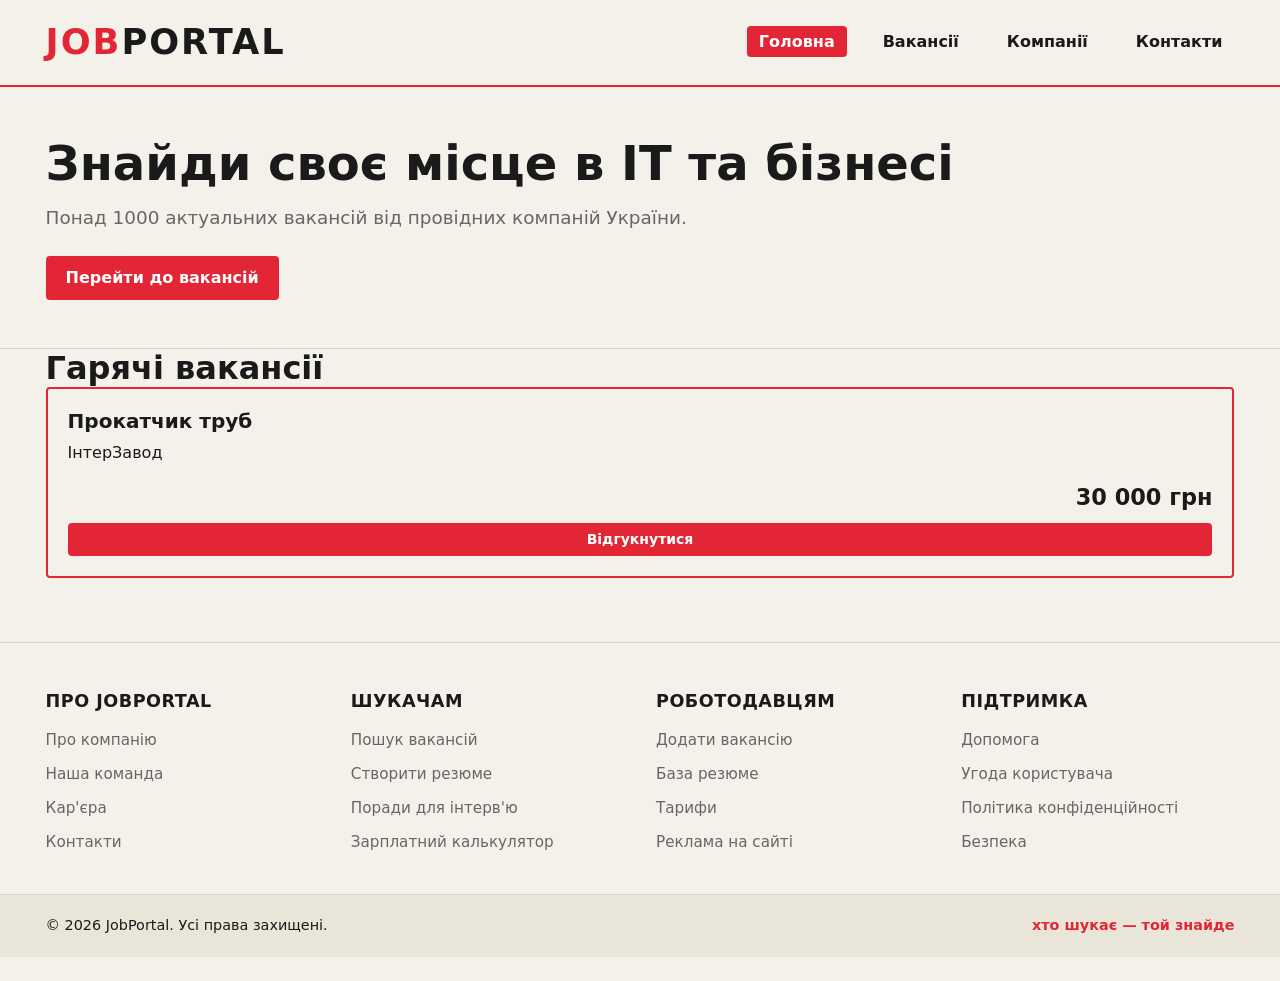
<file: src/index.html>
<!DOCTYPE html>
<html lang="uk">
<head>
    <meta charset="UTF-8">
    <meta name="viewport" content="width=device-width, initial-scale=1.0">
    <title>JobPortal — Головна сторінка</title>
    <link rel="stylesheet" href="css/style.css">
</head>
<body>
    <header class="header">
        <div class="container header__inner">
            <a class="logo" href="index.html">JOB<span>PORTAL</span></a>
            <nav class="nav" aria-label="Головне меню">
                <ul class="nav__list">
                    <li><a class="nav__link nav__link--active" href="index.html">Головна</a></li>
                    <li><a class="nav__link" href="pages/catalog.html">Вакансії</a></li>
                    <li><a class="nav__link" href="pages/companies.html">Компанії</a></li>
                    <li><a class="nav__link" href="pages/contact.html">Контакти</a></li>
                </ul>
            </nav>
        </div>
    </header>

    <main>
        <section class="hero">
            <div class="container">
                <h1 class="hero__title">Знайди своє місце в IT та бізнесі</h1>
                <p class="hero__text">Понад 1000 актуальних вакансій від провідних компаній України.</p>
                <a class="btn" href="pages/catalog.html">Перейти до вакансій</a>
            </div>
        </section>

        <section class="section container">
            <h2 class="section__title">Гарячі вакансії</h2>
            <div class="cards">
                <article class="card">
                    <h3 class="card__title">Прокатчик труб</h3>
                    <p class="card__company">ІнтерЗавод</p>
                    <p class="card__price">30 000 грн</p>
                    <a class="btn btn--sm" href="#">Відгукнутися</a>
                </article>
                <!-- Додаткові картки вакансій -->
            </div>
        </section>
    </main>

    <footer class="footer">
    <div class="container footer__container">
        <!-- Колонка 1: Про нас -->
        <div class="footer__col">
            <h3>Про JobPortal</h3>
            <ul class="footer__links">
                <li><a href="#">Про компанію</a></li>
                <li><a href="#">Наша команда</a></li>
                <li><a href="#">Кар'єра</a></li>
                <li><a href="#">Контакти</a></li>
            </ul>
        </div>

        <!-- Колонка 2: Шукачам -->
        <div class="footer__col">
            <h3>Шукачам</h3>
            <ul class="footer__links">
                <li><a href="pages/catalog.html">Пошук вакансій</a></li>
                <li><a href="#">Створити резюме</a></li>
                <li><a href="#">Поради для інтерв'ю</a></li>
                <li><a href="#">Зарплатний калькулятор</a></li>
            </ul>
        </div>

        <!-- Колонка 3: Роботодавцям -->
        <div class="footer__col">
            <h3>Роботодавцям</h3>
            <ul class="footer__links">
                <li><a href="pages/companies.html">Додати вакансію</a></li>
                <li><a href="#">База резюме</a></li>
                <li><a href="#">Тарифи</a></li>
                <li><a href="#">Реклама на сайті</a></li>
            </ul>
        </div>

        <!-- Колонка 4: Підтримка та соцмережі -->
        <div class="footer__col">
            <h3>Підтримка</h3>
            <ul class="footer__links">
                <li><a href="pages/contact.html">Допомога</a></li>
                <li><a href="#">Угода користувача</a></li>
                <li><a href="#">Політика конфіденційності</a></li>
                <li><a href="#">Безпека</a></li>
            </ul>
        </div>
    </div>

    <!-- Рядок копірайту -->
    <div class="footer__bottom">
        <div class="container footer__bottom-inner">
            <p>&copy; 2026 JobPortal. Усі права захищені.</p>
            <p class="footer__slogan">хто шукає — той знайде</p>
        </div>
    </div>
</footer>
</body>
</html>
</file>
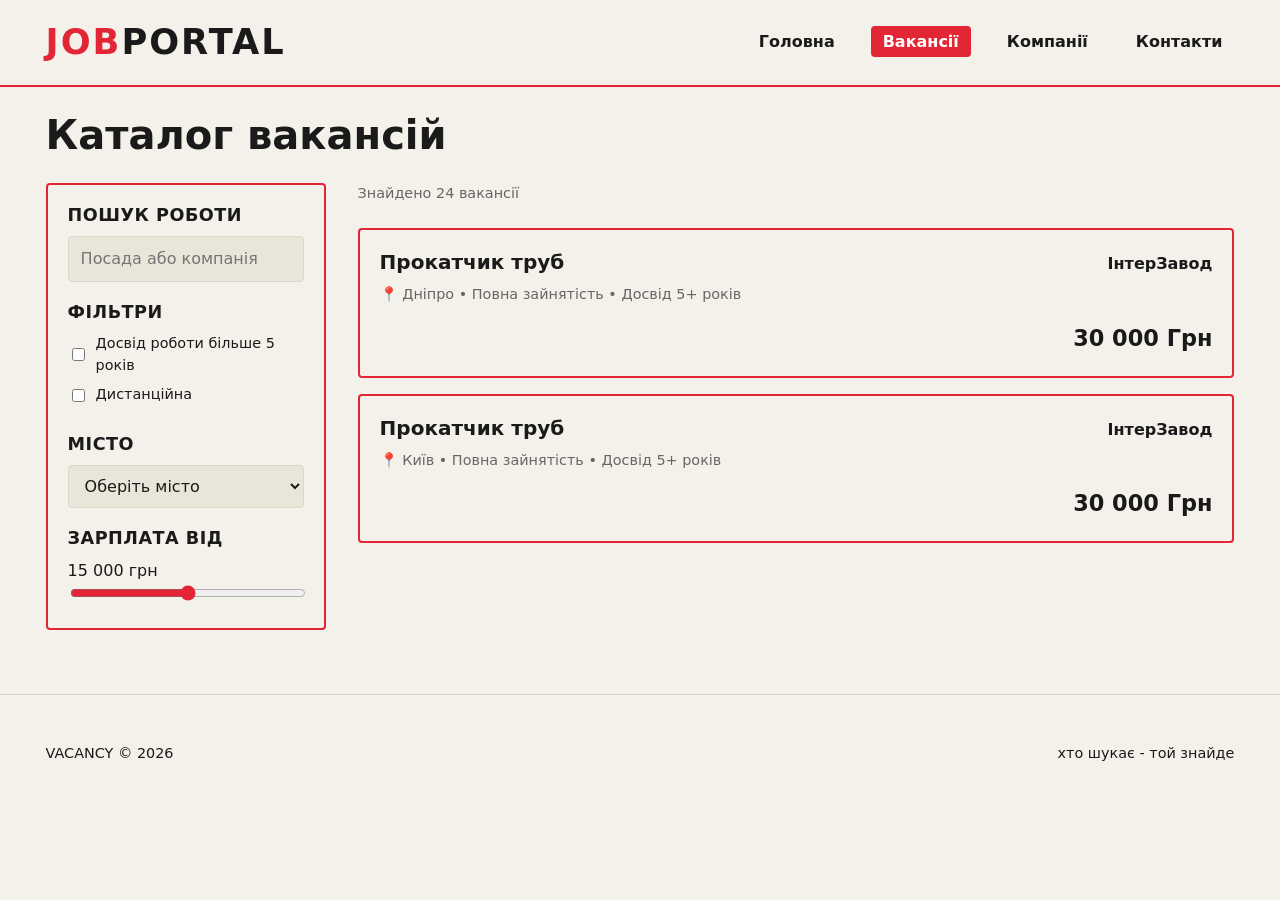
<file: src/pages/catalog.html>
<!DOCTYPE html>
<html lang="uk">
<head>
    <meta charset="UTF-8">
    <meta name="viewport" content="width=device-width, initial-scale=1.0">
    <title>JobPortal — Каталог вакансій</title>
    <link rel="stylesheet" href="../css/style.css">
</head>
<body>
    <header class="header">
        <div class="container header__inner">
            <a class="logo" href="../index.html">JOB<span>PORTAL</span></a>
            <nav class="nav" aria-label="Головне меню">
                <ul class="nav__list">
                    <li><a class="nav__link" href="../index.html">Головна</a></li>
                    <li><a class="nav__link nav__link--active" href="catalog.html">Вакансії</a></li>
                    <li><a class="nav__link" href="companies.html">Компанії</a></li>
                    <li><a class="nav__link" href="contact.html">Контакти</a></li>
                </ul>
            </nav>
        </div>
    </header>

    <main class="container catalog-page">
        <h1 class="page-title">Каталог вакансій</h1>
        
        <div class="catalog-layout">
            <!-- Бічна панель з фільтрами та пошуком -->
            <aside class="filters-sidebar">
                <section class="filter-group">
                    <h2>Пошук роботи</h2>
                    <input type="text" placeholder="Посада або компанія" class="search-input">
                </section>
                <section class="filter-group">
                    <h3>Фільтри</h3>
                    <label><input type="checkbox"> Досвід роботи більше 5 років</label>
                    <label><input type="checkbox"> Дистанційна</label>
                </section>
                <section class="filter-group">
                    <h3>Місто</h3>
                    <select class="select-box">
                        <option>Оберіть місто</option>
                        <option>Київ</option>
                        <option>Дніпро</option>
                        <option>Запоріжжя</option>
                    </select>
                </section>
                <section class="filter-group">
                    <h3>Зарплата від</h3>
                    <p>15 000 грн</p>
                    <input type="range" min="5000" max="50000">
                </section>
            </aside>

            <!-- Основний контент зі списком вакансій -->
            <section class="vacancies-content">
                <p class="results-count">Знайдено 24 вакансії</p>
                
                <div class="vacancy-list">
                    <article class="vacancy-card">
                        <div class="vacancy-header">
                            <h3>Прокатчик труб</h3>
                            <span class="company-name">ІнтерЗавод</span>
                        </div>
                        <p class="vacancy-details">📍 Дніпро • Повна зайнятість • Досвід 5+ років</p>
                        <p class="vacancy-salary">30 000 Грн</p>
                    </article>

                    <article class="vacancy-card">
                        <div class="vacancy-header">
                            <h3>Прокатчик труб</h3>
                            <span class="company-name">ІнтерЗавод</span>
                        </div>
                        <p class="vacancy-details">📍 Київ • Повна зайнятість • Досвід 5+ років</p>
                        <p class="vacancy-salary">30 000 Грн</p>
                    </article>
                </div>
            </section>
        </div>
    </main>

    <footer class="footer">
        <div class="container footer__inner">
            <p>VACANCY &copy; 2026</p>
            <p>хто шукає - той знайде</p>
        </div>
    </footer>
</body>
</html>
</file>
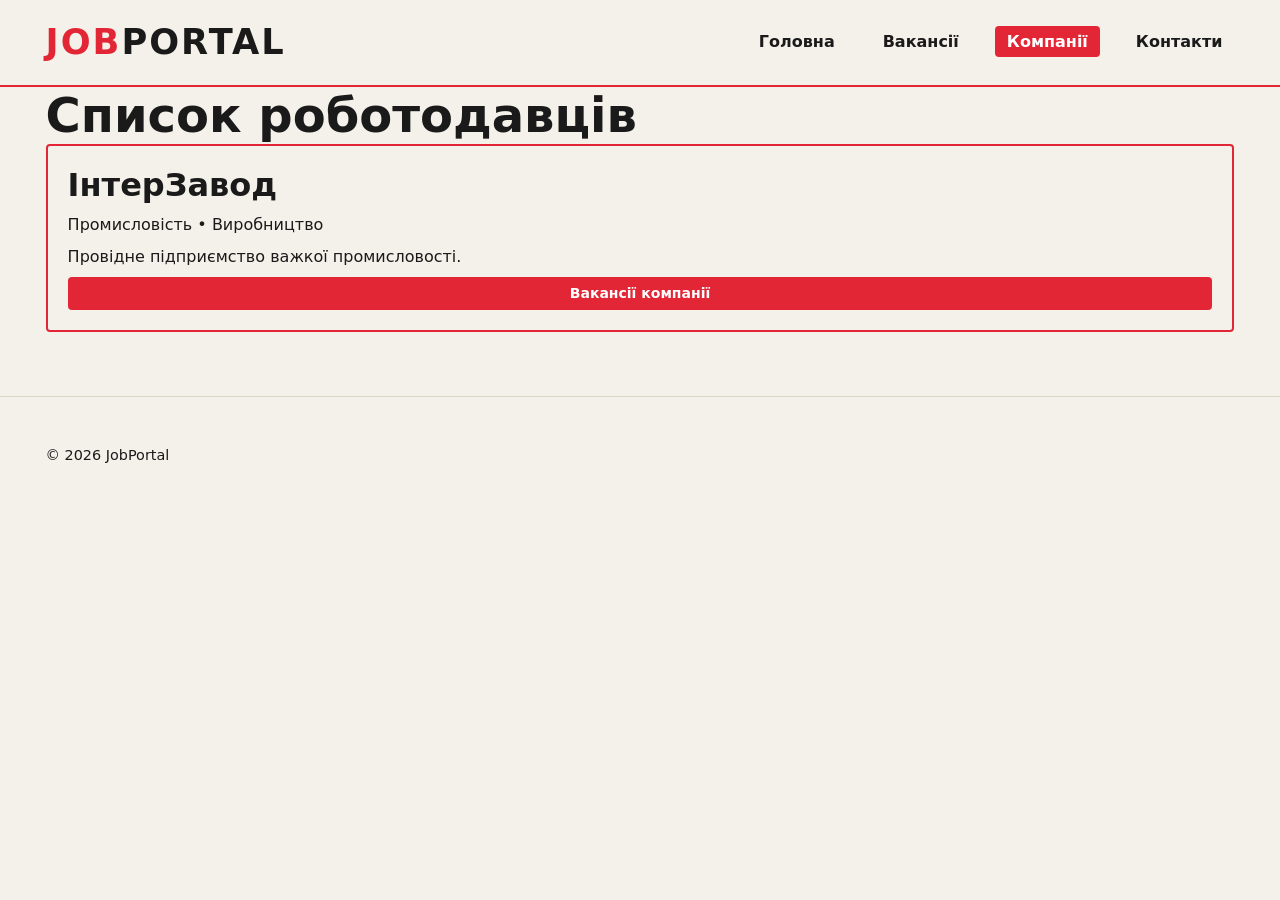
<file: src/pages/companies.html>
<!DOCTYPE html>
<html lang="uk">
<head>
    <meta charset="UTF-8">
    <meta name="viewport" content="width=device-width, initial-scale=1.0">
    <title>JobPortal — Компанії</title>
    <link rel="stylesheet" href="../css/style.css">
</head>
<body>
    <header class="header">
        <div class="container header__inner">
            <a class="logo" href="../index.html">JOB<span>PORTAL</span></a>
            <nav class="nav" aria-label="Головне меню">
                <ul class="nav__list">
                    <li><a class="nav__link" href="../index.html">Головна</a></li>
                    <li><a class="nav__link" href="catalog.html">Вакансії</a></li>
                    <li><a class="nav__link nav__link--active" href="companies.html">Компанії</a></li>
                    <li><a class="nav__link" href="contact.html">Контакти</a></li>
                </ul>
            </nav>
        </div>
    </header>

    <main class="container">
        <section class="section">
            <h1>Список роботодавців</h1>
            <div class="companies-grid">
                <article class="company-card">
                    <h2>ІнтерЗавод</h2>
                    <p>Промисловість • Виробництво</p>
                    <p>Провідне підприємство важкої промисловості.</p>
                    <a href="catalog.html" class="btn btn--sm">Вакансії компанії</a>
                </article>
            </div>
        </section>
    </main>

    <footer class="footer">
        <div class="container footer__inner">
            <p>&copy; 2026 JobPortal</p>
        </div>
    </footer>
</body>
</html>
</file>
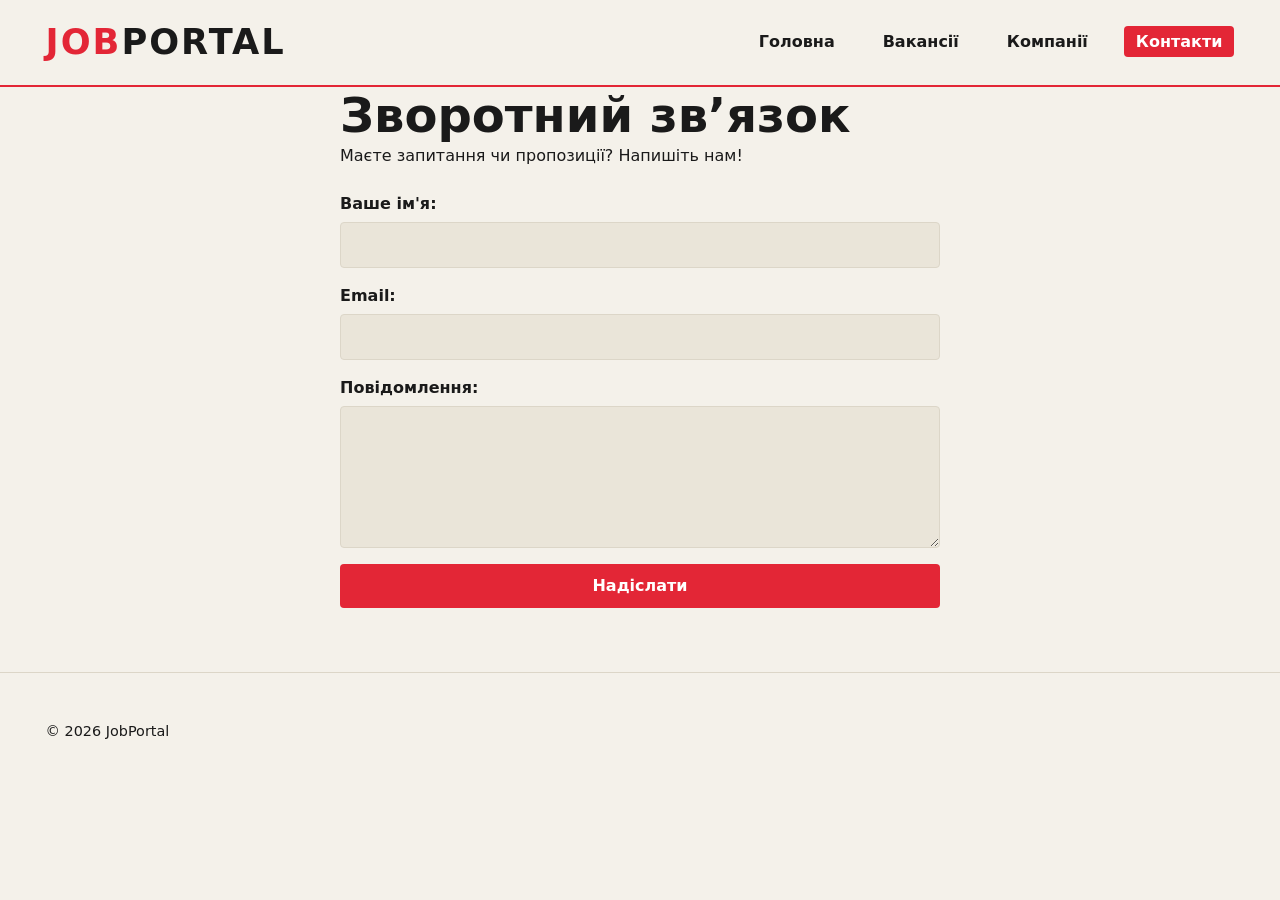
<file: src/pages/contact.html>
<!DOCTYPE html>
<html lang="uk">
<head>
    <meta charset="UTF-8">
    <meta name="viewport" content="width=device-width, initial-scale=1.0">
    <title>JobPortal — Контакти</title>
    <link rel="stylesheet" href="../css/style.css">
</head>
<body>
    <header class="header">
        <div class="container header__inner">
            <a class="logo" href="../index.html">JOB<span>PORTAL</span></a>
            <nav class="nav" aria-label="Головне меню">
                <ul class="nav__list">
                    <li><a class="nav__link" href="../index.html">Головна</a></li>
                    <li><a class="nav__link" href="catalog.html">Вакансії</a></li>
                    <li><a class="nav__link" href="companies.html">Компанії</a></li>
                    <li><a class="nav__link nav__link--active" href="contact.html">Контакти</a></li>
                </ul>
            </nav>
        </div>
    </header>

    <main class="container">
        <section class="section contact-section">
            <h1>Зворотний зв’язок</h1>
            <p>Маєте запитання чи пропозиції? Напишіть нам!</p>
            <form class="contact-form">
                <label>Ваше ім'я: <input type="text" required></label>
                <label>Email: <input type="email" required></label>
                <label>Повідомлення: <textarea rows="5" required></textarea></label>
                <button type="submit" class="btn">Надіслати</button>
            </form>
        </section>
    </main>

    <footer class="footer">
        <div class="container footer__inner">
            <p>&copy; 2026 JobPortal</p>
        </div>
    </footer>
</body>
</html>
</file>
<file: src/css/style.css>
/* ==========================================
   1. ЗМІННІ ТА СКИДАННЯ (Variables & Reset)
   ========================================== */
:root {
    --color-primary: #e32636;        /* Фірмовий червоний акцент з мокапа */
    --color-primary-hover: #c11b29;
    --color-text: #1a1a1a;
    --color-muted: #666666;
    --color-bg: #f4f1ea;             /* Світло-кремовий фон сторінки з мокапа */
    --color-surface: #eae5d9;        /* Фон для блоків та полів вводу */
    --color-card-bg: #f4f1ea;
    --color-border: #e32636;        /* Червоні рамки карткам з мокапа */
    --color-light-border: #dcd6c8;
    
    --radius: 4px;
    --gap: clamp(16px, 2vw, 28px);
    --container: 1240px;
    --font-main: system-ui, -apple-system, "Segoe UI", Roboto, sans-serif;
}

*, *::before, *::after {
    box-sizing: border-box;
}

body, h1, h2, h3, h4, p, ul, ol, figure, blockquote {
    margin: 0;
    padding: 0;
}

ul, ol {
    list-style: none;
}

a {
    text-decoration: none;
    color: inherit;
    transition: color 0.2s ease, background-color 0.2s ease;
}

img {
    max-width: 100%;
    height: auto;
    display: block;
}

button, input, select, textarea {
    font: inherit;
}

/* ==========================================
   2. ТИПОГРАФІКА (Typography)
   ========================================== */
body {
    font-family: var(--font-main);
    font-size: 16px;
    line-height: 1.5;
    color: var(--color-text);
    background-color: var(--color-bg);
}

h1, h2, h3 {
    font-weight: 700;
    line-height: 1.2;
}

h1 {
    font-size: clamp(2rem, 4vw, 3rem);
}

h2 {
    font-size: clamp(1.4rem, 2.5vw, 2rem);
}

h3 {
    font-size: 1.25rem;
}

p {
    color: var(--color-text);
}

/* ==========================================
   3. МАКЕТ (Layout)
   ========================================== */
.container {
    max-width: var(--container);
    margin-inline: auto;
    padding-inline: var(--gap);
}

/* Шарпка (Header) */
.header {
    background-color: var(--color-bg);
    border-bottom: 2px solid var(--color-primary);
    position: sticky;
    top: 0;
    z-index: 100;
    padding-top: 16px;
}

.header__inner {
    display: flex;
    align-items: center;
    justify-content: space-between;
    gap: 24px;
    padding-bottom: 16px;
}

.logo {
    font-weight: 900;
    font-size: 2.2rem;
    letter-spacing: 2px;
    color: var(--color-primary);
    text-transform: uppercase;
}

.logo span {
    color: var(--color-text);
}

.header__subtitle {
    font-size: 0.9rem;
    color: var(--color-muted);
}

.nav__list {
    display: flex;
    gap: 24px;
}

.nav__link {
    font-weight: 600;
    padding: 6px 12px;
    color: var(--color-text);
    border-radius: var(--radius);
}

.nav__link:hover {
    color: var(--color-primary);
}

.nav__link--active {
    color: #ffffff;
    background-color: var(--color-primary);
}

/* Червона плашка під шапкою з мокапа */
.header-tagline {
    background-color: var(--color-primary);
    color: #ffffff;
    padding: 6px 24px;
    font-weight: 700;
    font-size: 0.85rem;
    display: inline-block;
    clip-path: polygon(0 0, 100% 0, 92% 100%, 0 100%);
    margin-bottom: -2px;
}

/* Двоколоночна структура для каталогу */
.catalog-layout {
    display: grid;
    grid-template-columns: 280px 1fr;
    gap: 32px;
    margin-top: 24px;
}

.page-title {
    margin-block: 24px 8px;
    font-size: 2.5rem;
}

/* Підвал (Footer) */
.footer {
    border-top: 1px solid var(--color-light-border);
    padding-block: 24px;
    margin-top: 64px;
    background-color: var(--color-bg);
}

.footer__inner {
    display: flex;
    justify-content: space-between;
    align-items: center;
    flex-wrap: wrap;
    gap: 16px;
    font-size: 0.9rem;
    color: var(--color-muted);
}

.footer__slogan {
    color: var(--color-primary);
    font-weight: 700;
}

/* ==========================================
   4. КОМПОНЕНТИ (Components)
   ========================================== */

/* Кнопки */
.btn {
    display: inline-flex;
    align-items: center;
    justify-content: center;
    padding: 10px 20px;
    background-color: var(--color-primary);
    color: #ffffff;
    font-weight: 600;
    border-radius: var(--radius);
    border: none;
    cursor: pointer;
}

.btn:hover {
    background-color: var(--color-primary-hover);
}

.btn--sm {
    padding: 6px 14px;
    font-size: 0.875rem;
}

/* Герой-секція (Головна) */
.hero {
    padding-block: 48px;
    border-bottom: 1px solid var(--color-light-border);
}

.hero__title {
    margin-bottom: 12px;
}

.hero__text {
    font-size: 1.15rem;
    color: var(--color-muted);
    margin-bottom: 24px;
}

/* Блок фільтрів (Aside) */
.filters-sidebar {
    background-color: var(--color-bg);
    border: 2px solid var(--color-primary);
    padding: 20px;
    border-radius: var(--radius);
    display: flex;
    flex-direction: column;
    gap: 20px;
    height: fit-content;
}

.filter-group h2, .filter-group h3 {
    font-size: 1.1rem;
    margin-bottom: 10px;
    text-transform: uppercase;
    letter-spacing: 0.5px;
}

.search-input, .select-box, input[type="text"], input[type="email"], textarea {
    width: 100%;
    padding: 10px 12px;
    background-color: var(--color-surface);
    border: 1px solid var(--color-light-border);
    border-radius: var(--radius);
    color: var(--color-text);
    outline: none;
}

.search-input:focus, .select-box:focus, input:focus, textarea:focus {
    border-color: var(--color-primary);
}

.filters-sidebar label {
    display: flex;
    align-items: center;
    gap: 8px;
    font-size: 0.9rem;
    margin-bottom: 8px;
    cursor: pointer;
}

/* Слайдер зарплати */
input[type="range"] {
    width: 100%;
    accent-color: var(--color-primary);
}

/* Картки вакансій */
.vacancies-content {
    display: flex;
    flex-direction: column;
    gap: 16px;
}

.results-count {
    color: var(--color-muted);
    font-size: 0.9rem;
    margin-bottom: 8px;
}

.vacancy-list, .companies-grid, .cards {
    display: flex;
    flex-direction: column;
    gap: 16px;
}

.vacancy-card, .card, .company-card {
    border: 2px solid var(--color-primary);
    background-color: var(--color-card-bg);
    padding: 20px;
    border-radius: var(--radius);
    display: flex;
    flex-direction: column;
    gap: 8px;
    position: relative;
    transition: transform 0.15s ease;
}

.vacancy-card:hover, .card:hover, .company-card:hover {
    transform: translateY(-2px);
}

.vacancy-header {
    display: flex;
    justify-content: space-between;
    align-items: baseline;
}

.company-name {
    font-weight: 700;
    color: var(--color-text);
}

.vacancy-details {
    font-size: 0.9rem;
    color: var(--color-muted);
}

.vacancy-salary, .card__price {
    font-size: 1.4rem;
    font-weight: 900;
    color: var(--color-text);
    align-self: flex-end;
    margin-top: 8px;
}

/* Форми (Контакти) */
.contact-section {
    max-width: 600px;
    margin-inline: auto;
}

.contact-form {
    display: flex;
    flex-direction: column;
    gap: 16px;
    margin-top: 24px;
}

.contact-form label {
    display: flex;
    flex-direction: column;
    gap: 6px;
    font-weight: 600;
}

/* ==========================================
   5. МЕДІАЗАПИТИ (Media Queries)
   ========================================== */
@media (max-width: 992px) {
    .catalog-layout {
        grid-template-columns: 1fr;
    }
    
    .filters-sidebar {
        order: -1;
    }
}

@media (max-width: 768px) {
    .header__inner {
        flex-direction: column;
        align-items: flex-start;
        gap: 12px;
    }

    .nav__list {
        width: 100%;
        justify-content: space-between;
        gap: 8px;
        font-size: 0.9rem;
    }

    .vacancy-header {
        flex-direction: column;
        gap: 4px;
    }

    .vacancy-salary {
        align-self: flex-start;
    }
}

@media (max-width: 480px) {
    .nav__list {
        flex-wrap: wrap;
    }
    
    .footer__inner {
        flex-direction: column;
        align-items: flex-start;
    }
}

/* ==========================================
   КОМПОНЕНТ: Футер (4 колонки + копірайт)
   ========================================== */
.footer {
    border-top: 1px solid var(--color-light-border);
    margin-top: 64px;
    background-color: var(--color-bg);
    padding-top: 48px;
}

/* 4 колонки посилань за допомогою CSS Grid */
.footer__container {
    display: grid;
    grid-template-columns: repeat(4, 1fr);
    gap: 32px;
    padding-bottom: 40px;
}

.footer__col h3 {
    font-size: 1.1rem;
    margin-bottom: 16px;
    text-transform: uppercase;
    letter-spacing: 0.5px;
    color: var(--color-text);
}

.footer__links {
    display: flex;
    flex-direction: column;
    gap: 10px;
}

.footer__links a {
    color: var(--color-muted);
    font-size: 0.95rem;
}

.footer__links a:hover {
    color: var(--color-primary);
    text-decoration: underline;
}

/* Рядок копірайту (Flexbox) */
.footer__bottom {
    border-top: 1px solid var(--color-light-border);
    padding-block: 20px;
    background-color: var(--color-surface);
}

.footer__bottom-inner {
    display: flex;
    justify-content: space-between;
    align-items: center;
    flex-wrap: wrap;
    gap: 16px;
    font-size: 0.9rem;
    color: var(--color-muted);
}

.footer__slogan {
    color: var(--color-primary);
    font-weight: 700;
}

/* Адаптивність футера для планшетів та мобільних */
@media (max-width: 992px) {
    .footer__container {
        grid-template-columns: repeat(2, 1fr); /* 2 колонки на планшетах */
    }
}

@media (max-width: 576px) {
    .footer__container {
        grid-template-columns: 1fr; /* 1 колонка на мобільних пристроях */
        gap: 24px;
    }
    
    .footer__bottom-inner {
        flex-direction: column;
        align-items: flex-start;
    }
}

/* ==========================================
   5. МЕДІАЗАПИТИ ТА АДАПТИВНІСТЬ (Media Queries)
   ========================================== */

/* 1280 px та ширше: обмеження контейнера, 4 колонки карток */
@media (min-width: 1280px) {
    .cards, .vacancy-list {
        grid-template-columns: repeat(4, 1fr);
    }
}

/* До 992 px: фільтр ліворуч, 3 колонки карток */
@media (max-width: 992px) {
    .catalog-layout {
        grid-template-columns: 260px 1fr; /* Фільтр залишається ліворуч на планшетах */
    }
    .cards, .vacancy-list {
        grid-template-columns: repeat(3, 1fr);
    }
}

/* До 768 px: фільтр над переліком товарів, дві колонки карток */
@media (max-width: 768px) {
    .catalog-layout {
        grid-template-columns: 1fr; /* Фільтр стає зверху над контентом */
    }
    
    .cards, .vacancy-list {
        grid-template-columns: repeat(2, 1fr); /* Дві колонки карток */
    }

    .header__inner {
        flex-direction: column;
        align-items: flex-start;
        gap: 12px;
    }

    .nav__list {
        width: 100%;
        justify-content: space-between;
        gap: 8px;
        font-size: 0.9rem;
    }
}

/* До 360 px: одна колонка карток, меню переноситься, горизонтальна прокрутка відсутня */
@media (max-width: 360px) {
    body {
        overflow-x: hidden; /* Запобігає горизонтальній прокрутці */
    }

    .cards, .vacancy-list {
        grid-template-columns: 1fr; /* Одна колонка карток */
    }

    .nav__list {
        flex-wrap: wrap; /* Меню переноситься на новий рядок */
        justify-content: center;
    }

    .header__inner, .container {
        padding-inline: 12px; /* Зменшені відступи для дуже вузьких екранів */
    }
}
</file>
